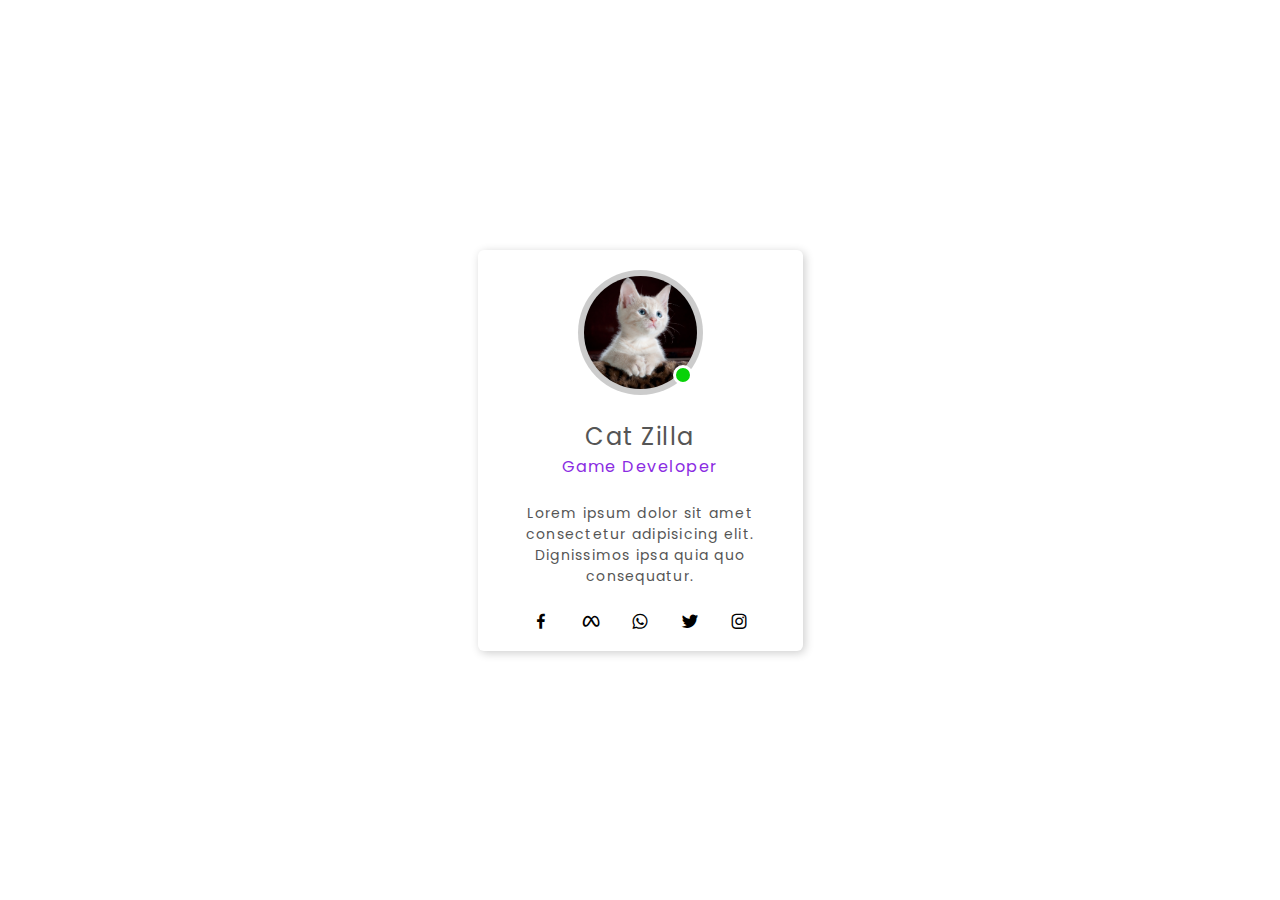
<file: Design 1/index.html>
<!DOCTYPE html>
<html lang="en">

<head>
    <meta charset="UTF-8">
    <meta name="viewport" content="width=device-width, initial-scale=1.0">
    <title>Profile Card Design</title>
    <link rel="stylesheet" href="./assets/css/style.css">
    <link rel="stylesheet" href="https://cdn.jsdelivr.net/npm/boxicons@latest/css/boxicons.min.css">

</head>

<body>
    <div class="card">
        <!-- image section -->
        <div class="imageBox">
            <img src="./assets/img/profile.jpg" alt="">
            <div class="innerCircle"></div>
        </div>
        <!-- name section  -->
        <p>Cat Zilla <span>Game Developer</span></p>
        <!-- bio section  -->
        <p class="bio-content">Lorem ipsum dolor sit amet consectetur adipisicing elit. Dignissimos ipsa quia quo
            consequatur.</p>
        <!-- social links -->
        <div class="social">
            <i class='bx bxl-facebook'></i>
            <i class='bx bxl-meta'></i>
            <i class='bx bxl-whatsapp'></i>
            <i class='bx bxl-twitter'></i>
            <i class='bx bxl-instagram'></i>
        </div>
    </div>
</body>

</html>
</file>
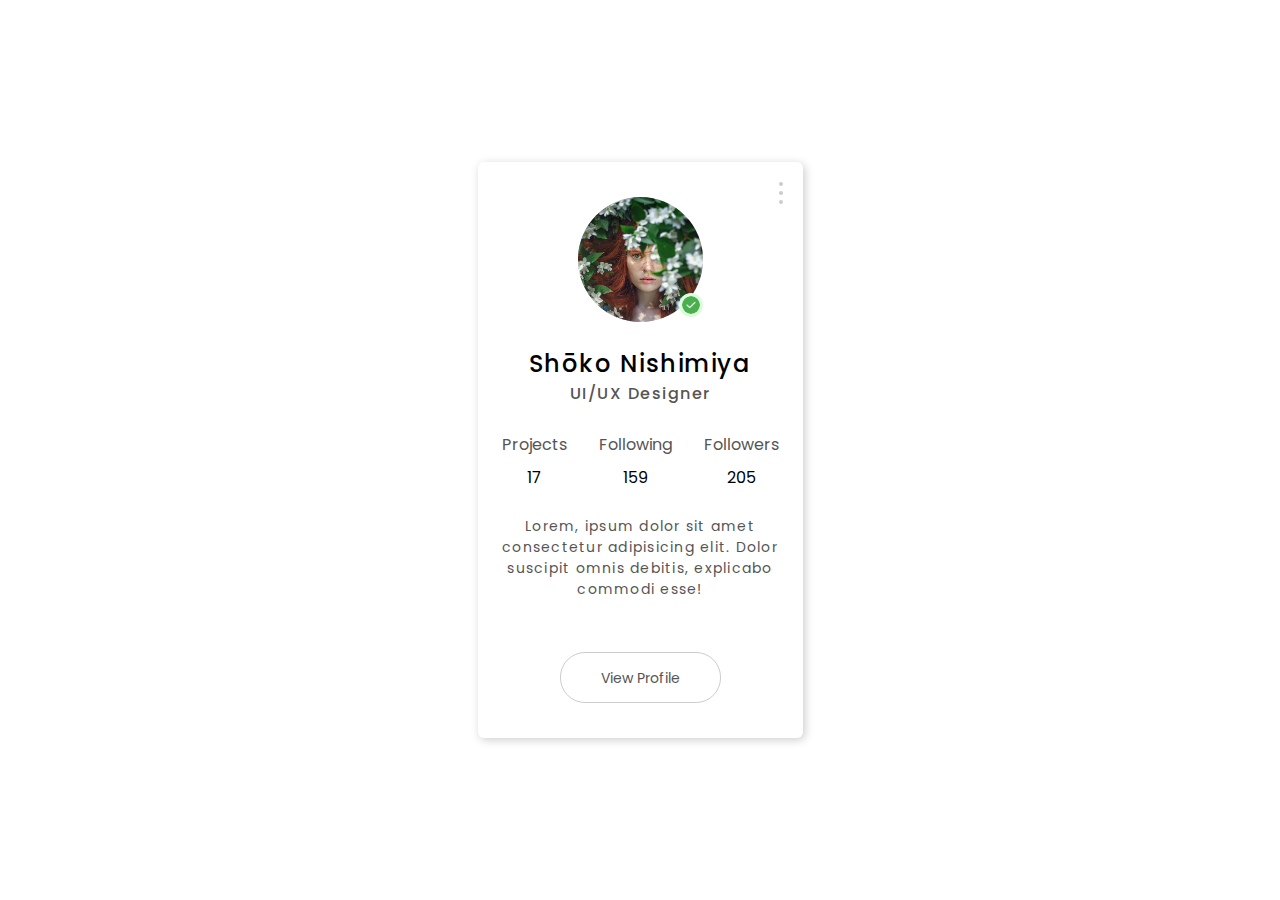
<file: Design 2/index.html>
<!DOCTYPE html>
<html lang="en">

<head>
    <meta charset="UTF-8">
    <meta name="viewport" content="width=device-width, initial-scale=1.0">
    <title>Profile Card Design</title>
    <link rel="stylesheet" href="./assets/css//style.css">
    <link rel="stylesheet" href="https://cdn.jsdelivr.net/npm/boxicons@latest/css/boxicons.min.css">
    <link rel="stylesheet" href="https://cdnjs.cloudflare.com/ajax/libs/font-awesome/6.5.1/css/all.min.css"
        integrity="sha512-DTOQO9RWCH3ppGqcWaEA1BIZOC6xxalwEsw9c2QQeAIftl+Vegovlnee1c9QX4TctnWMn13TZye+giMm8e2LwA=="
        crossorigin="anonymous" referrerpolicy="no-referrer" />
</head>

<body>
    <div class="card">
        <!-- profile section -->
        <div class="profile-section">
            <div class="imageBox">
                <img src="./assets/image/profile.jpg" alt="">
                <div class="innerCircle">
                    <img src="./assets/image//correct.png" alt="">
                </div>
            </div>
            <h3 class="name">Shōko Nishimiya <span>UI/UX Designer</span></h3>
        </div>
        <!-- about section -->
        <div class="about">
            <div class="box">
                <p>Projects</p>
                <p>17</p>
            </div>
            <div class="box">
                <p>Following</p>
                <p>159</p>
            </div>
            <div class="box">
                <p>Followers</p>
                <p>205</p>
            </div>
        </div>
        <!-- description section -->
        <div class="desc">
            <p>Lorem, ipsum dolor sit amet consectetur adipisicing elit. Dolor suscipit omnis debitis, explicabo commodi
                esse!</p>
        </div>
        <!-- social section -->
        <div class="social-links">
            <div class="twitter"><i class="fa-brands fa-twitter" style="color: #74C0FC;"></i></div>
            <div class="facebook"><i class="fa-brands fa-facebook" style="color: #74C0FC;"></i></div>
            <div class="github"><i class="fa-brands fa-github"></i></div>
            <div class="whatsapp"><i class="fa-brands fa-whatsapp" style="color: #09eca8;"></i></div>
            <div class="instagram"><i class="fa-brands fa-instagram" style="color: #8f09ce;"></i></div>
        </div>
        <!-- view profile section -->
        <div class="view-profile">
            <a href="#">View Profile</a>
        </div>
        <div class="dots">
            <span></span>
            <span></span>
            <span></span>
        </div>
    </div>
</body>

</html>
</file>
<file: Design 1/assets/css/style.css>
@import url("https://fonts.googleapis.com/css2?family=Poppins:ital,wght@0,100;0,200;0,300;0,400;0,500;0,600;0,700;0,800;0,900;1,100;1,200;1,300;1,400;1,500;1,600;1,700;1,800;1,900&display=swap");

* {
  margin: 0;
  padding: 0;
  box-sizing: border-box;
}
body {
  width: 100vw;
  height: 100vh;
  display: flex;
  justify-content: center;
  align-items: center;
  font-family: "Poppins", sans-serif;
}
.card {
  width: 325px;
  height: auto;
  padding: 20px 24px;
  border-radius: 6px;
  box-shadow: 2px 2px 10px rgba(0, 0, 0, 0.2);
  display: flex;
  flex-direction: column;
  justify-content: center;
  align-items: center;
  gap: 24px;
}
.imageBox {
  width: 125px;
  height: 125px;
  background-color: rgba(0, 0, 0, 0.2);
  border-radius: 100%;
  padding: 6px;
  display: flex;
  justify-content: center;
  align-items: center;
  position: relative;
}
.imageBox img {
  width: 100%;
  height: 100%;
  border-radius: 100%;
  object-fit: cover;
}
.imageBox .innerCircle {
  width: 20px;
  height: 20px;
  background-color: rgb(8, 210, 8);
  position: absolute;
  border-radius: 100%;
  bottom: 10px;
  right: 10px;
  border: 3px solid white;
}
.card p {
  font-size: 24px;
  letter-spacing: 1.5px;
  color: #555;
  text-align: center;
}
.card p span {
  display: block;
  font-size: 16px;
  color: blueviolet;
}
.card .bio-content {
  font-size: 14px;
  letter-spacing: 1.25px;
}
.card .social {
  width: 100%;
  display: flex;
  align-items: center;
  justify-content: space-evenly;
}
.card .social i {
  font-size: 20px;
  cursor: pointer;
  transition: all 0.3s ease-in-out;
}
.card .social i:hover {
  transform: scale(1.3);
}
</file>
<file: Design 2/assets/css/style.css>
@import url("https://fonts.googleapis.com/css2?family=Poppins:ital,wght@0,100;0,200;0,300;0,400;0,500;0,600;0,700;0,800;0,900;1,100;1,200;1,300;1,400;1,500;1,600;1,700;1,800;1,900&display=swap");

* {
  padding: 0;
  margin: 0;
  box-sizing: border-box;
}
body {
  width: 100vw;
  height: 100vh;
  font-family: "Poppins", sans-serif;
  display: flex;
  justify-content: center;
  align-items: center;
  color: #555;
}
.card {
  width: 325px;
  height: auto;
  padding: 35px 24px;
  border-radius: 6px;
  box-shadow: 2px 2px 10px rgba(0, 0, 0, 0.2);
  display: flex;
  flex-direction: column;
  justify-content: center;
  align-items: center;
  gap: 26px;
  position: relative;
}
.card .profile-section {
  width: 100%;
  display: flex;
  flex-direction: column;
  justify-content: center;
  align-items: center;
  gap: 24px;
}
.card .profile-section .imageBox {
  width: 125px;
  height: 125px;
  border-radius: 100%;
  background-color: rgba(0, 0, 0, 0.2);
  display: flex;
  justify-content: center;
  align-items: center;
  position: relative;
}
.card .profile-section .imageBox img {
  width: 100%;
  height: 100%;
  object-fit: cover;
  border-radius: 100%;
}
.card .profile-section .imageBox .innerCircle {
  width: 24px;
  height: 24px;
  padding: 3px;
  background-color: #dcfcdd;
  border-radius: 100%;
  position: absolute;
  bottom: 5px;
  right: 0px;
}
.card .profile-section .imageBox .innerCircle img {
  width: 100%;
  height: 100%;
  object-fit: cover;
}
.card .profile-section h3 {
  font-size: 24px;
  font-weight: 500;
  letter-spacing: 1.5px;
  text-align: center;
  color: #000;
}
.card .profile-section h3 span {
  display: block;
  font-size: 16px;
  color: #555;
}
.card .about {
  width: 100%;
  display: flex;
  justify-content: space-between;
  align-items: center;
}
.card .about .box {
  display: flex;
  flex-direction: column;
  justify-content: center;
  align-items: center;
  gap: 8px;
}
.card .about .box p:nth-child(2) {
  color: black;
}
.card .desc {
  width: 100%;
  letter-spacing: 1.25px;
  font-size: 14px;
  text-align: center;
}
.card .social-links {
  width: 100%;
  display: flex;
  justify-content: center;
  align-items: center;
  gap: 20px;
}
.card .social-links i {
  font-size: 19px;
  cursor: pointer;
  transition: all 0.3s ease-in-out;
}
.card .social-links i:hover {
  transform: scale(1.3);
}
.card .view-profile{
  border: 1px solid rgba(0, 0, 0, 0.2);
  padding: 12px 40px;
  border-radius: 25px;
  cursor: pointer;
}
.card .view-profile a{
text-decoration: none;
font-size: 14px;
color: #555;
}
.card .dots{
  position: absolute;
  top: 20px;
  right: 20px;
  display: flex;
  flex-direction: column;
  gap: 5px;
  cursor: pointer;
}
.card .dots span{
  width: 4px;
  height: 4px;
  background-color: rgba(0, 0, 0, 0.2);
  border-radius: 100%;
  
}
</file>
